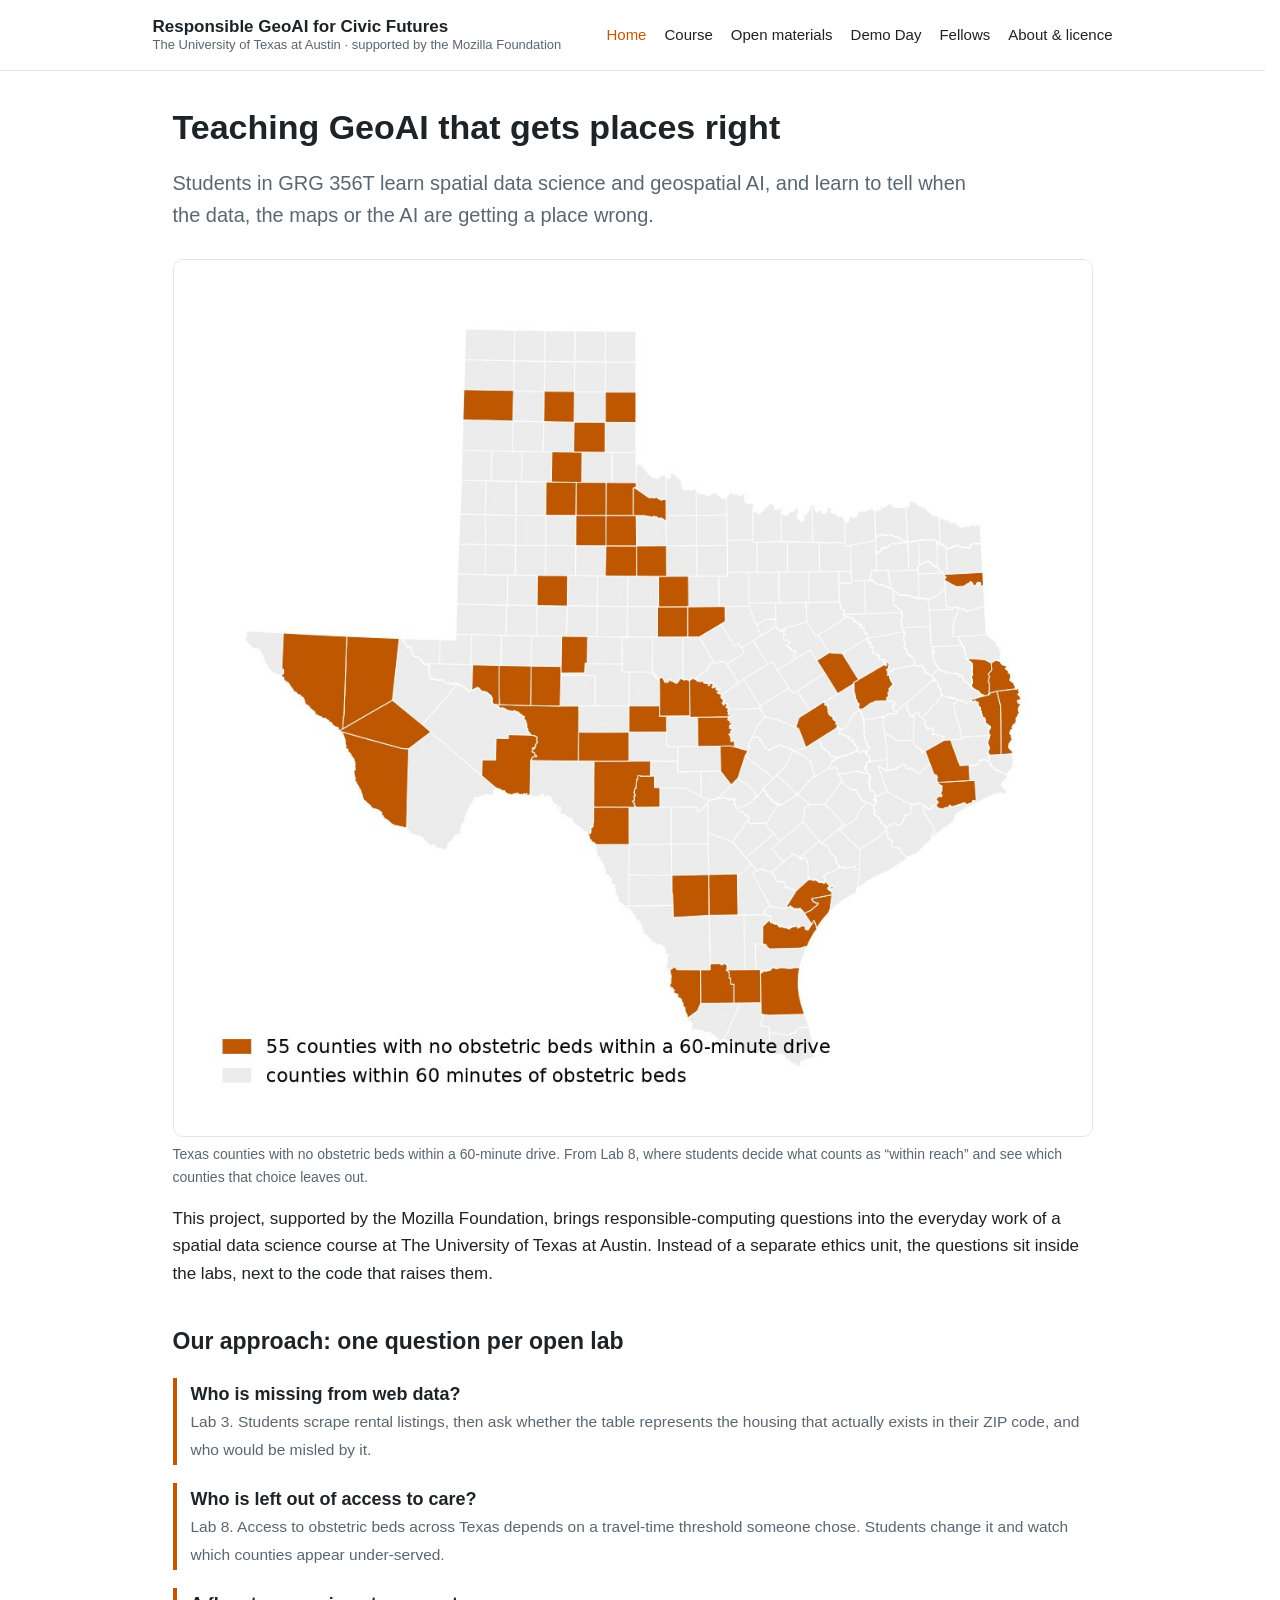
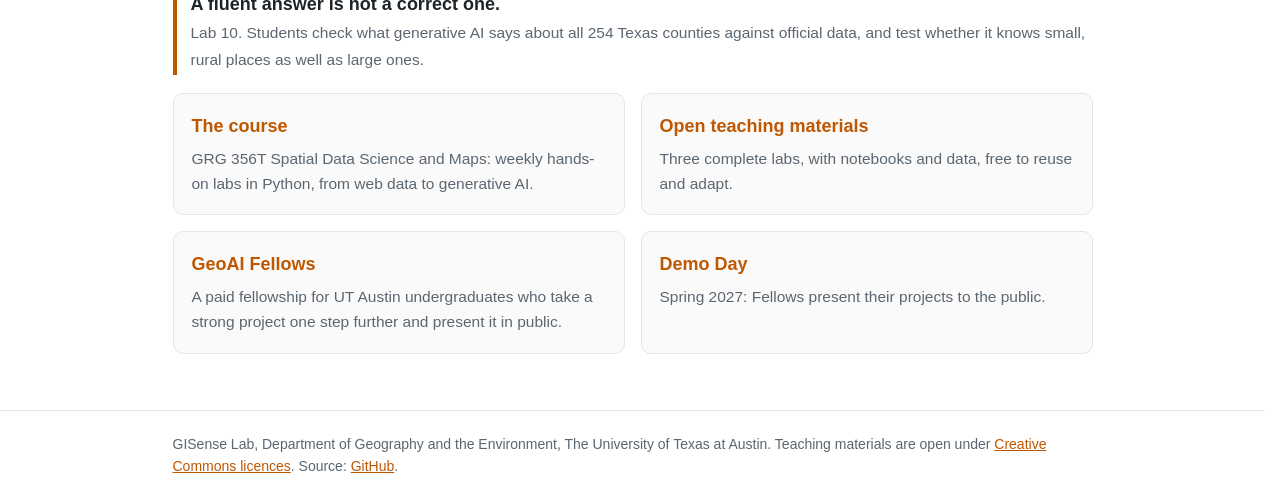
<file: index.html>
<!doctype html><html lang="en"><head><meta charset="utf-8"><meta name="viewport" content="width=device-width,initial-scale=1">
<title>Home | Responsible GeoAI for Civic Futures</title><link rel="stylesheet" href="assets/style.css?v=20261021f"></head><body>
<header><div class="wrap top"><a class="brand" href="index.html">Responsible GeoAI for Civic Futures<small>The University of Texas at Austin &middot; supported by the Mozilla Foundation</small></a><nav><a href="index.html" class=on>Home</a><a href="course.html">Course</a><a href="materials.html">Open materials</a><a href="demo-day.html">Demo Day</a><a href="fellows.html">Fellows</a><a href="about.html">About &amp; licence</a></nav></div></header>
<main><div class="wrap">
<div class="hero">
<h1>Teaching GeoAI that gets places right</h1>
<p class="lead">Students in GRG 356T learn spatial data science and geospatial AI, and learn to tell when the data, the maps or the AI are getting a place wrong.</p>
<figure><img src="assets/img/lab08_no_obstetric_beds_60min.jpg?v=20261021f" alt="Map of Texas counties highlighting those with no obstetric beds within a 60-minute drive"><figcaption>Texas counties with no obstetric beds within a 60-minute drive. From Lab 8, where students decide what counts as &ldquo;within reach&rdquo; and see which counties that choice leaves out.</figcaption></figure></div>
<p>This project, supported by the Mozilla Foundation, brings responsible-computing questions into the everyday work of a spatial data science course at The University of Texas at Austin. Instead of a separate ethics unit, the questions sit inside the labs, next to the code that raises them.</p>
<h2>Our approach: one question per open lab</h2>
<div class="q"><b>Who is missing from web data?</b><span>Lab 3. Students scrape rental listings, then ask whether the table represents the housing that actually exists in their ZIP code, and who would be misled by it.</span></div>
<div class="q"><b>Who is left out of access to care?</b><span>Lab 8. Access to obstetric beds across Texas depends on a travel-time threshold someone chose. Students change it and watch which counties appear under-served.</span></div>
<div class="q"><b>A fluent answer is not a correct one.</b><span>Lab 10. Students check what generative AI says about all 254 Texas counties against official data, and test whether it knows small, rural places as well as large ones.</span></div>
<div class="grid">
<div class="card"><h3><a href="course.html">The course</a></h3><p>GRG 356T Spatial Data Science and Maps: weekly hands-on labs in Python, from web data to generative AI.</p></div>
<div class="card"><h3><a href="materials.html">Open teaching materials</a></h3><p>Three complete labs, with notebooks and data, free to reuse and adapt.</p></div>
<div class="card"><h3><a href="fellows.html">GeoAI Fellows</a></h3><p>A paid fellowship for UT Austin undergraduates who take a strong project one step further and present it in public.</p></div>
<div class="card"><h3><a href="demo-day.html">Demo Day</a></h3><p>Spring 2027: Fellows present their projects to the public.</p></div>
</div>
</div></main>
<footer><div class="wrap">GISense Lab, Department of Geography and the Environment, The University of Texas at Austin. Teaching materials are open under <a href="about.html">Creative Commons licences</a>. Source: <a href="https://github.com/GISense/responsible-geoai">GitHub</a>.</div></footer></body></html>
</file>
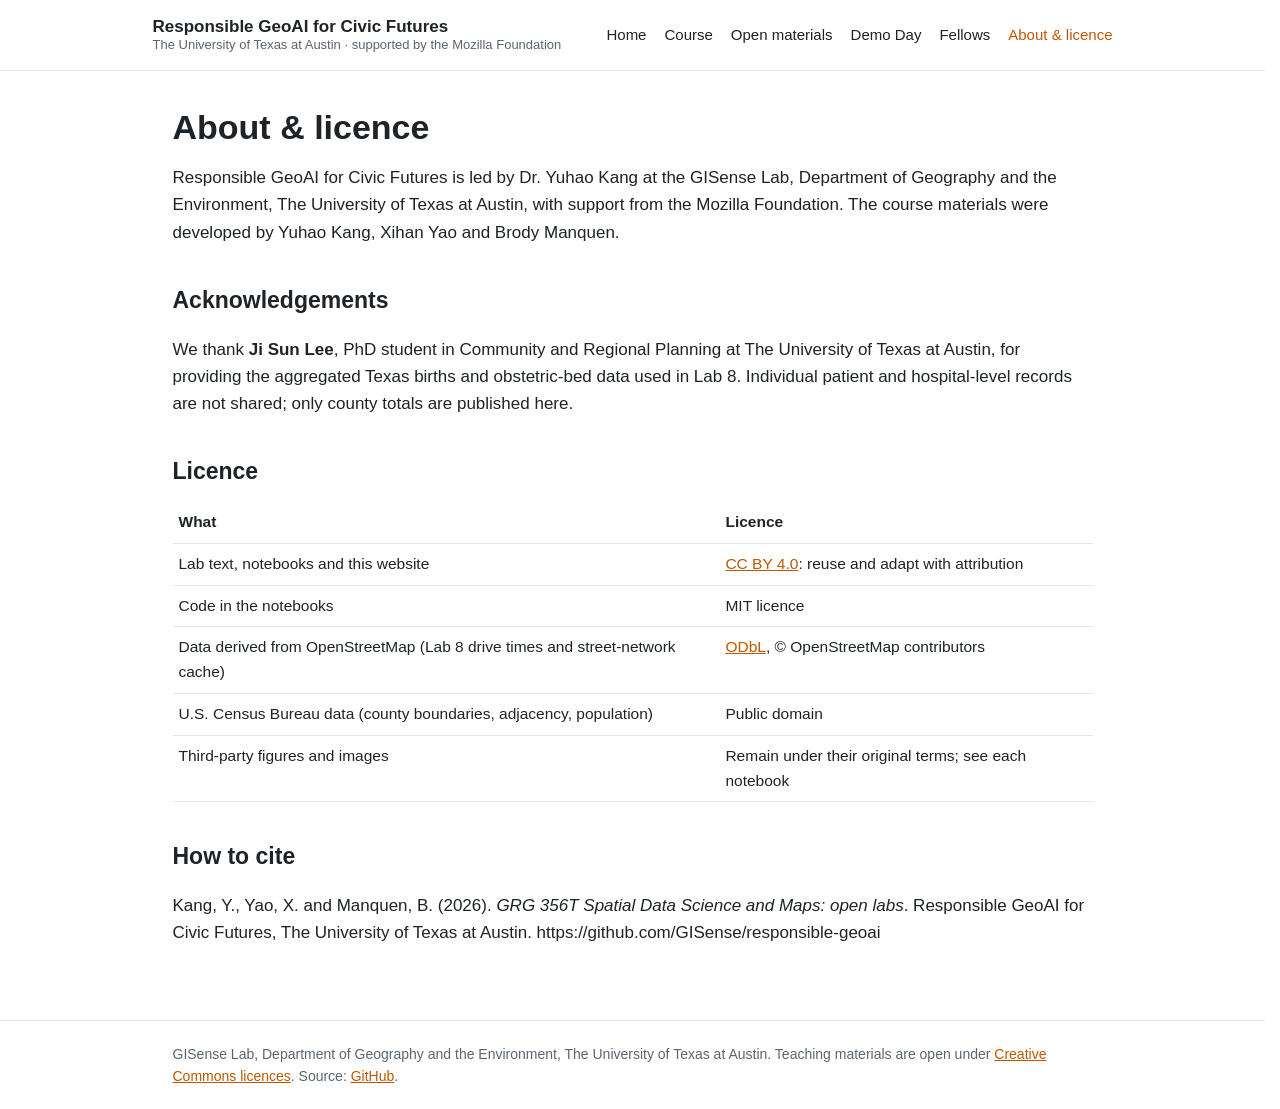
<file: about.html>
<!doctype html><html lang="en"><head><meta charset="utf-8"><meta name="viewport" content="width=device-width,initial-scale=1">
<title>About & licence | Responsible GeoAI for Civic Futures</title><link rel="stylesheet" href="assets/style.css?v=20261021f"></head><body>
<header><div class="wrap top"><a class="brand" href="index.html">Responsible GeoAI for Civic Futures<small>The University of Texas at Austin &middot; supported by the Mozilla Foundation</small></a><nav><a href="index.html">Home</a><a href="course.html">Course</a><a href="materials.html">Open materials</a><a href="demo-day.html">Demo Day</a><a href="fellows.html">Fellows</a><a href="about.html" class=on>About &amp; licence</a></nav></div></header>
<main><div class="wrap">
<h1>About &amp; licence</h1>
<p>Responsible GeoAI for Civic Futures is led by Dr. Yuhao Kang at the GISense Lab, Department of Geography and the Environment, The University of Texas at Austin, with support from the Mozilla Foundation. The course materials were developed by Yuhao Kang, Xihan Yao and Brody Manquen.</p>
<h2>Acknowledgements</h2>
<p>We thank <b>Ji Sun Lee</b>, PhD student in Community and Regional Planning at The University of Texas at Austin, for providing the aggregated Texas births and obstetric-bed data used in Lab 8. Individual patient and hospital-level records are not shared; only county totals are published here.</p>
<h2>Licence</h2>
<table><tr><th>What</th><th>Licence</th></tr>
<tr><td>Lab text, notebooks and this website</td><td><a href="https://creativecommons.org/licenses/by/4.0/">CC BY 4.0</a>: reuse and adapt with attribution</td></tr>
<tr><td>Code in the notebooks</td><td>MIT licence</td></tr>
<tr><td>Data derived from OpenStreetMap (Lab 8 drive times and street-network cache)</td><td><a href="https://opendatacommons.org/licenses/odbl/">ODbL</a>, &copy; OpenStreetMap contributors</td></tr>
<tr><td>U.S. Census Bureau data (county boundaries, adjacency, population)</td><td>Public domain</td></tr>
<tr><td>Third-party figures and images</td><td>Remain under their original terms; see each notebook</td></tr></table>
<h2>How to cite</h2>
<p>Kang, Y., Yao, X. and Manquen, B. (2026). <i>GRG 356T Spatial Data Science and Maps: open labs</i>. Responsible GeoAI for Civic Futures, The University of Texas at Austin. https://github.com/GISense/responsible-geoai</p>
</div></main>
<footer><div class="wrap">GISense Lab, Department of Geography and the Environment, The University of Texas at Austin. Teaching materials are open under <a href="about.html">Creative Commons licences</a>. Source: <a href="https://github.com/GISense/responsible-geoai">GitHub</a>.</div></footer></body></html>
</file>
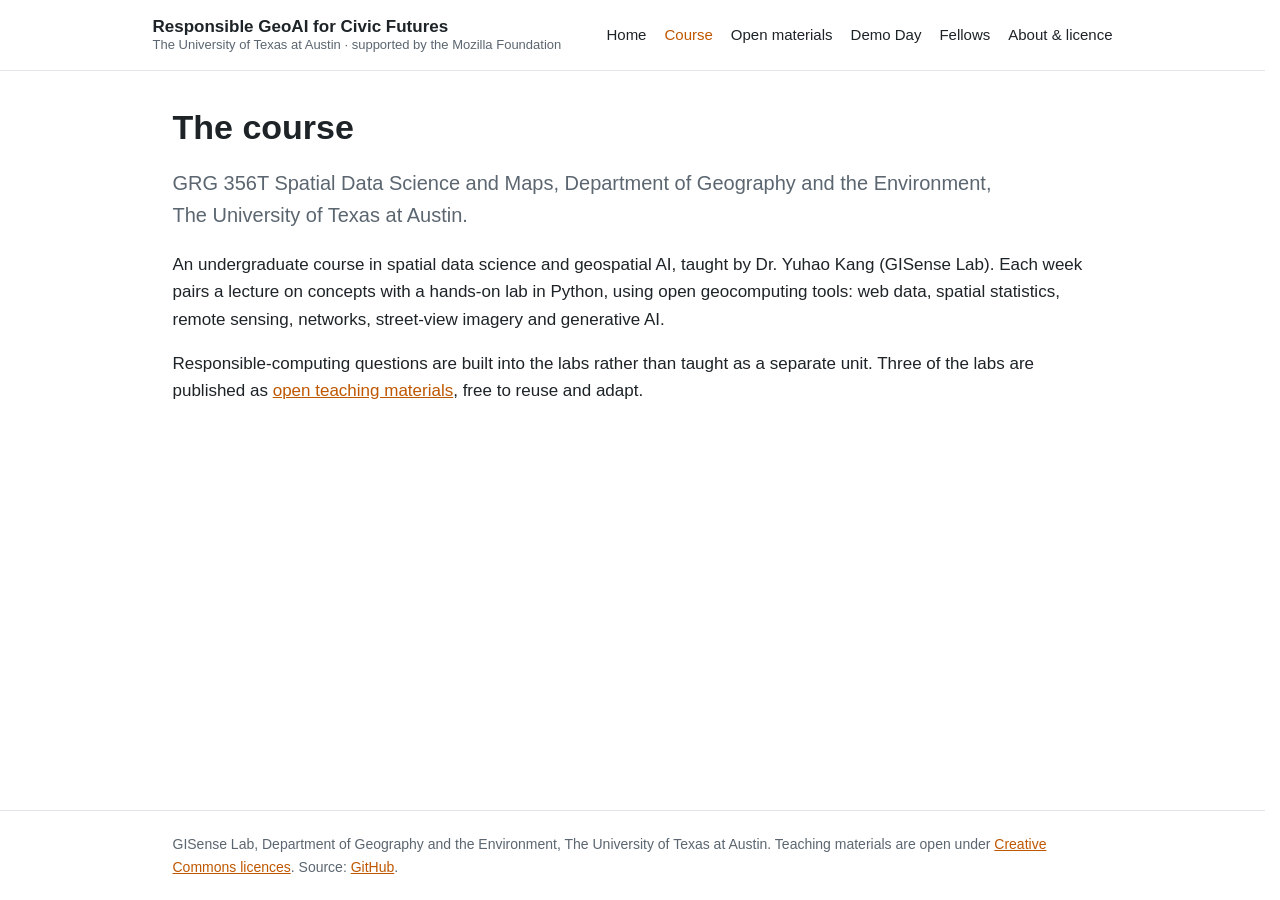
<file: course.html>
<!doctype html><html lang="en"><head><meta charset="utf-8"><meta name="viewport" content="width=device-width,initial-scale=1">
<title>Course | Responsible GeoAI for Civic Futures</title><link rel="stylesheet" href="assets/style.css?v=20261021f"></head><body>
<header><div class="wrap top"><a class="brand" href="index.html">Responsible GeoAI for Civic Futures<small>The University of Texas at Austin &middot; supported by the Mozilla Foundation</small></a><nav><a href="index.html">Home</a><a href="course.html" class=on>Course</a><a href="materials.html">Open materials</a><a href="demo-day.html">Demo Day</a><a href="fellows.html">Fellows</a><a href="about.html">About &amp; licence</a></nav></div></header>
<main><div class="wrap">
<h1>The course</h1>
<p class="lead">GRG 356T Spatial Data Science and Maps, Department of Geography and the Environment, The University of Texas at Austin.</p>
<p>An undergraduate course in spatial data science and geospatial AI, taught by Dr. Yuhao Kang (GISense Lab). Each week pairs a lecture on concepts with a hands-on lab in Python, using open geocomputing tools: web data, spatial statistics, remote sensing, networks, street-view imagery and generative AI.</p>
<p>Responsible-computing questions are built into the labs rather than taught as a separate unit. Three of the labs are published as <a href="materials.html">open teaching materials</a>, free to reuse and adapt.</p>
</div></main>
<footer><div class="wrap">GISense Lab, Department of Geography and the Environment, The University of Texas at Austin. Teaching materials are open under <a href="about.html">Creative Commons licences</a>. Source: <a href="https://github.com/GISense/responsible-geoai">GitHub</a>.</div></footer></body></html>
</file>
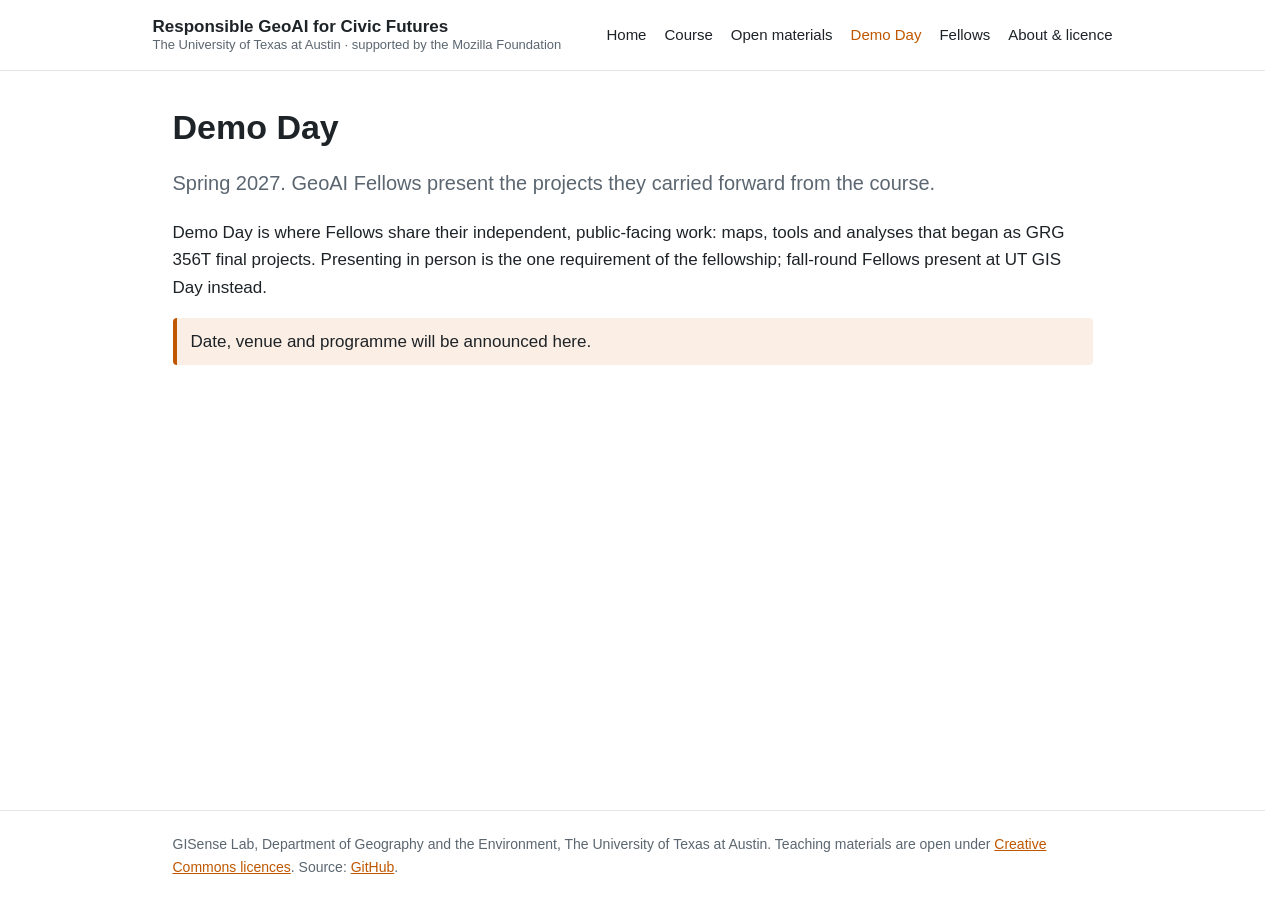
<file: demo-day.html>
<!doctype html><html lang="en"><head><meta charset="utf-8"><meta name="viewport" content="width=device-width,initial-scale=1">
<title>Demo Day | Responsible GeoAI for Civic Futures</title><link rel="stylesheet" href="assets/style.css?v=20261021f"></head><body>
<header><div class="wrap top"><a class="brand" href="index.html">Responsible GeoAI for Civic Futures<small>The University of Texas at Austin &middot; supported by the Mozilla Foundation</small></a><nav><a href="index.html">Home</a><a href="course.html">Course</a><a href="materials.html">Open materials</a><a href="demo-day.html" class=on>Demo Day</a><a href="fellows.html">Fellows</a><a href="about.html">About &amp; licence</a></nav></div></header>
<main><div class="wrap">
<h1>Demo Day</h1>
<p class="lead">Spring 2027. GeoAI Fellows present the projects they carried forward from the course.</p>
<p>Demo Day is where Fellows share their independent, public-facing work: maps, tools and analyses that began as GRG 356T final projects. Presenting in person is the one requirement of the fellowship; fall-round Fellows present at UT GIS Day instead.</p>
<div class="note">Date, venue and programme will be announced here.</div>
</div></main>
<footer><div class="wrap">GISense Lab, Department of Geography and the Environment, The University of Texas at Austin. Teaching materials are open under <a href="about.html">Creative Commons licences</a>. Source: <a href="https://github.com/GISense/responsible-geoai">GitHub</a>.</div></footer></body></html>
</file>
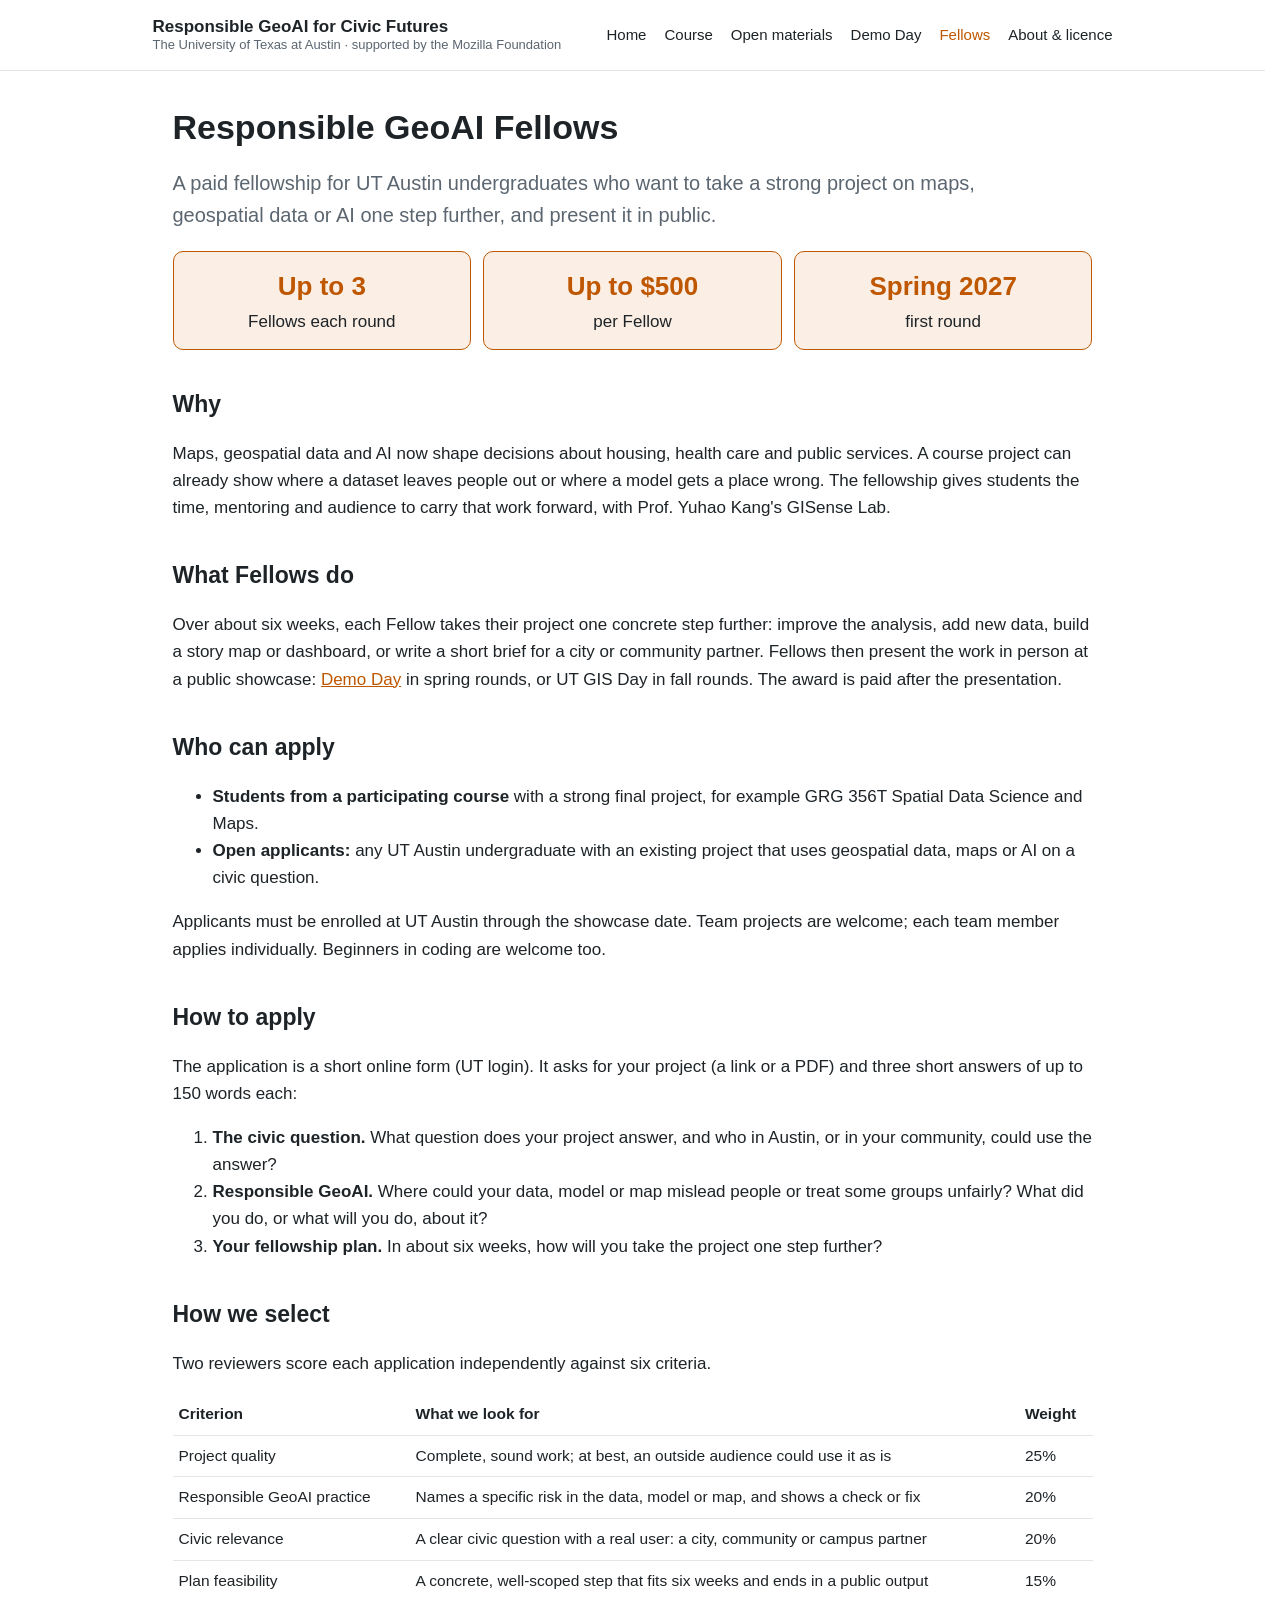
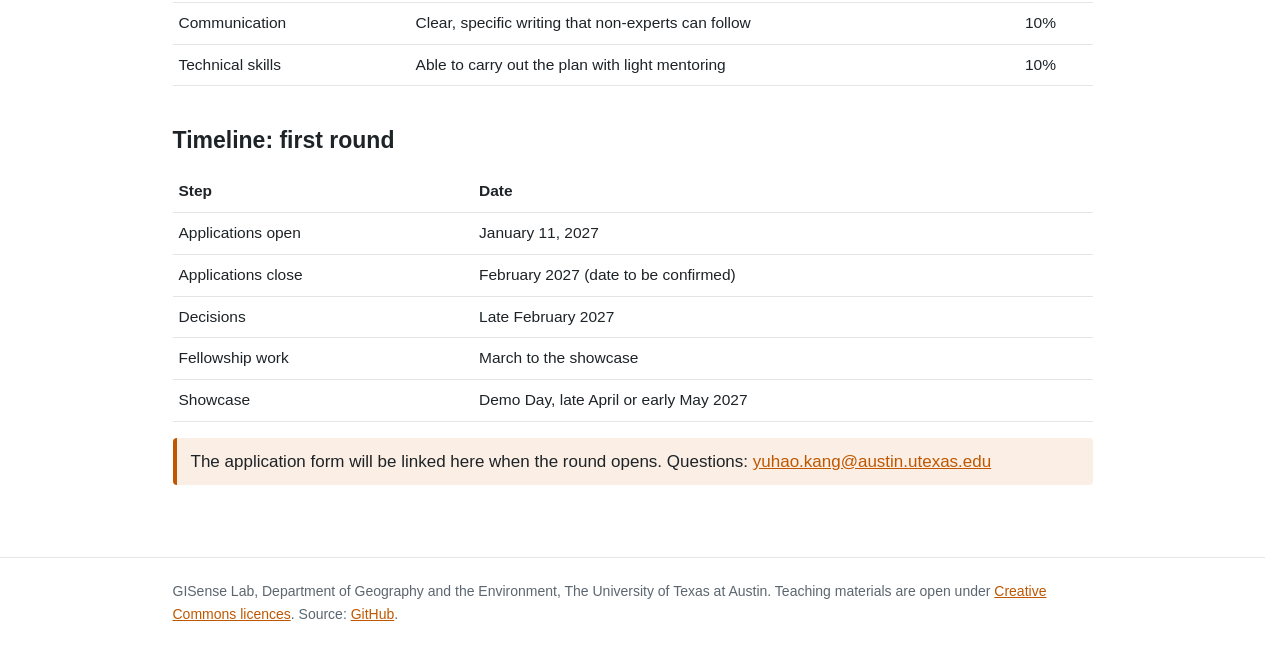
<file: fellows.html>
<!doctype html><html lang="en"><head><meta charset="utf-8"><meta name="viewport" content="width=device-width,initial-scale=1">
<title>GeoAI Fellows | Responsible GeoAI for Civic Futures</title><link rel="stylesheet" href="assets/style.css?v=20261021f"></head><body>
<header><div class="wrap top"><a class="brand" href="index.html">Responsible GeoAI for Civic Futures<small>The University of Texas at Austin &middot; supported by the Mozilla Foundation</small></a><nav><a href="index.html">Home</a><a href="course.html">Course</a><a href="materials.html">Open materials</a><a href="demo-day.html">Demo Day</a><a href="fellows.html" class=on>Fellows</a><a href="about.html">About &amp; licence</a></nav></div></header>
<main><div class="wrap">
<h1>Responsible GeoAI Fellows</h1>
<p class="lead">A paid fellowship for UT Austin undergraduates who want to take a strong project on maps, geospatial data or AI one step further, and present it in public.</p>
<div class="facts"><div class="fact"><b>Up to 3</b>Fellows each round</div><div class="fact"><b>Up to $500</b>per Fellow</div><div class="fact"><b>Spring 2027</b>first round</div></div>

<h2>Why</h2>
<p>Maps, geospatial data and AI now shape decisions about housing, health care and public services. A course project can already show where a dataset leaves people out or where a model gets a place wrong. The fellowship gives students the time, mentoring and audience to carry that work forward, with Prof. Yuhao Kang's GISense Lab.</p>

<h2>What Fellows do</h2>
<p>Over about six weeks, each Fellow takes their project one concrete step further: improve the analysis, add new data, build a story map or dashboard, or write a short brief for a city or community partner. Fellows then present the work in person at a public showcase: <a href="demo-day.html">Demo Day</a> in spring rounds, or UT GIS Day in fall rounds. The award is paid after the presentation.</p>

<h2>Who can apply</h2>
<ul>
<li><b>Students from a participating course</b> with a strong final project, for example GRG 356T Spatial Data Science and Maps.</li>
<li><b>Open applicants:</b> any UT Austin undergraduate with an existing project that uses geospatial data, maps or AI on a civic question.</li>
</ul>
<p>Applicants must be enrolled at UT Austin through the showcase date. Team projects are welcome; each team member applies individually. Beginners in coding are welcome too.</p>

<h2>How to apply</h2>
<p>The application is a short online form (UT login). It asks for your project (a link or a PDF) and three short answers of up to 150 words each:</p>
<ol>
<li><b>The civic question.</b> What question does your project answer, and who in Austin, or in your community, could use the answer?</li>
<li><b>Responsible GeoAI.</b> Where could your data, model or map mislead people or treat some groups unfairly? What did you do, or what will you do, about it?</li>
<li><b>Your fellowship plan.</b> In about six weeks, how will you take the project one step further?</li>
</ol>

<h2>How we select</h2>
<p>Two reviewers score each application independently against six criteria.</p>
<table><tr><th>Criterion</th><th>What we look for</th><th>Weight</th></tr>
<tr><td>Project quality</td><td>Complete, sound work; at best, an outside audience could use it as is</td><td>25%</td></tr>
<tr><td>Responsible GeoAI practice</td><td>Names a specific risk in the data, model or map, and shows a check or fix</td><td>20%</td></tr>
<tr><td>Civic relevance</td><td>A clear civic question with a real user: a city, community or campus partner</td><td>20%</td></tr>
<tr><td>Plan feasibility</td><td>A concrete, well-scoped step that fits six weeks and ends in a public output</td><td>15%</td></tr>
<tr><td>Communication</td><td>Clear, specific writing that non-experts can follow</td><td>10%</td></tr>
<tr><td>Technical skills</td><td>Able to carry out the plan with light mentoring</td><td>10%</td></tr></table>

<h2>Timeline: first round</h2>
<table><tr><th>Step</th><th>Date</th></tr>
<tr><td>Applications open</td><td>January 11, 2027</td></tr>
<tr><td>Applications close</td><td>February 2027 (date to be confirmed)</td></tr>
<tr><td>Decisions</td><td>Late February 2027</td></tr>
<tr><td>Fellowship work</td><td>March to the showcase</td></tr>
<tr><td>Showcase</td><td>Demo Day, late April or early May 2027</td></tr></table>
<div class="note">The application form will be linked here when the round opens. Questions: <a href="mailto:yuhao.kang@austin.utexas.edu">yuhao.kang@austin.utexas.edu</a></div>
</div></main>
<footer><div class="wrap">GISense Lab, Department of Geography and the Environment, The University of Texas at Austin. Teaching materials are open under <a href="about.html">Creative Commons licences</a>. Source: <a href="https://github.com/GISense/responsible-geoai">GitHub</a>.</div></footer></body></html>
</file>
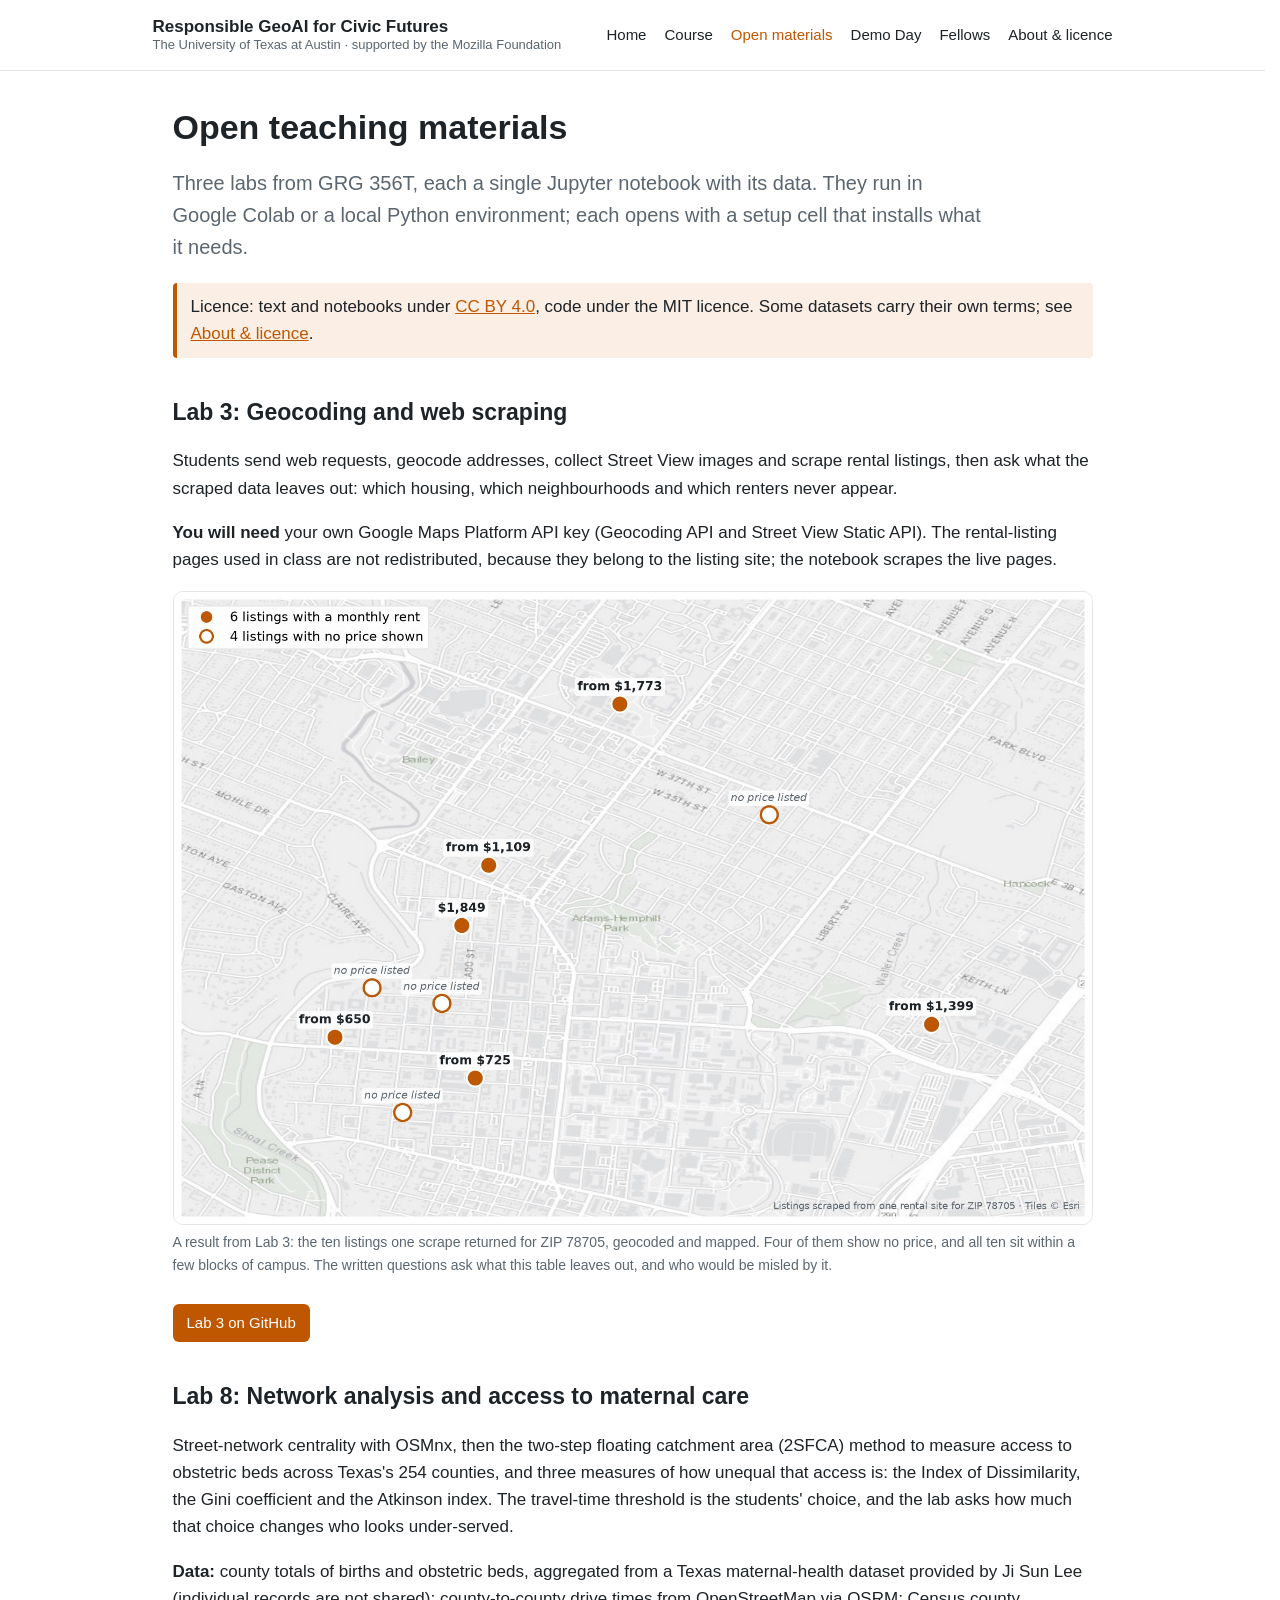
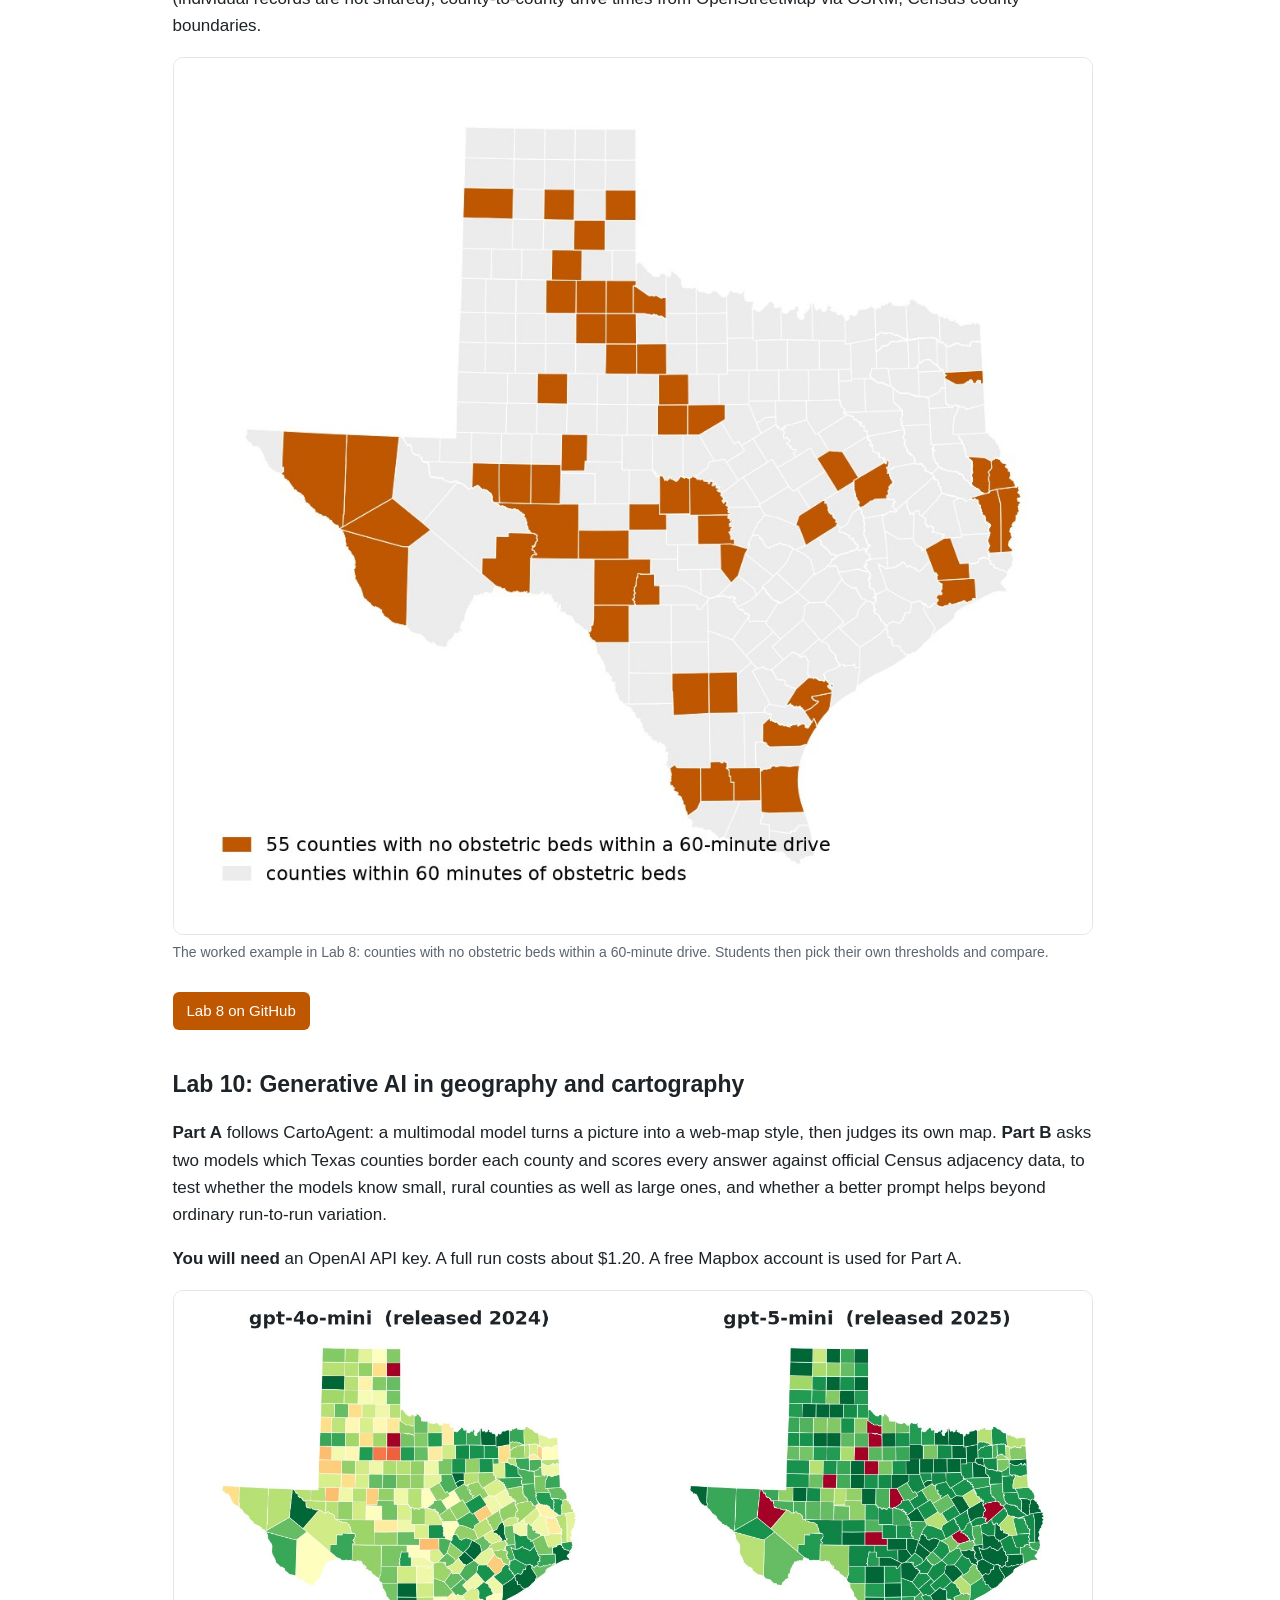
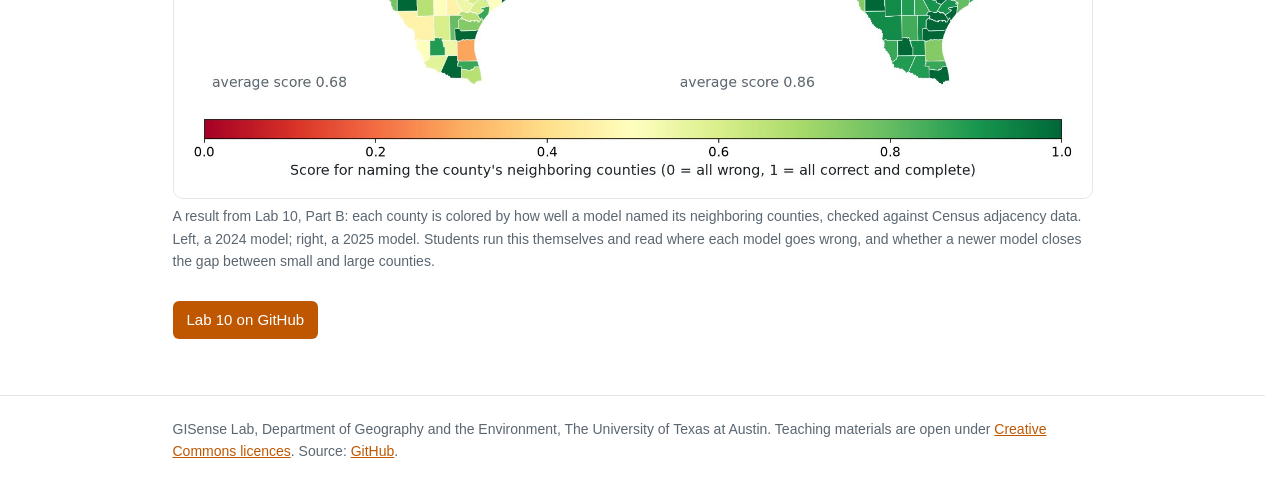
<file: materials.html>
<!doctype html><html lang="en"><head><meta charset="utf-8"><meta name="viewport" content="width=device-width,initial-scale=1">
<title>Open materials | Responsible GeoAI for Civic Futures</title><link rel="stylesheet" href="assets/style.css?v=20261021f"></head><body>
<header><div class="wrap top"><a class="brand" href="index.html">Responsible GeoAI for Civic Futures<small>The University of Texas at Austin &middot; supported by the Mozilla Foundation</small></a><nav><a href="index.html">Home</a><a href="course.html">Course</a><a href="materials.html" class=on>Open materials</a><a href="demo-day.html">Demo Day</a><a href="fellows.html">Fellows</a><a href="about.html">About &amp; licence</a></nav></div></header>
<main><div class="wrap">
<h1>Open teaching materials</h1>
<p class="lead">Three labs from GRG 356T, each a single Jupyter notebook with its data. They run in Google Colab or a local Python environment; each opens with a setup cell that installs what it needs.</p>
<div class="note">Licence: text and notebooks under <a href="https://creativecommons.org/licenses/by/4.0/">CC BY 4.0</a>, code under the MIT licence. Some datasets carry their own terms; see <a href="about.html">About &amp; licence</a>.</div>

<h2>Lab 3: Geocoding and web scraping</h2>
<p>Students send web requests, geocode addresses, collect Street View images and scrape rental listings, then ask what the scraped data leaves out: which housing, which neighbourhoods and which renters never appear.</p>
<p><b>You will need</b> your own Google Maps Platform API key (Geocoding API and Street View Static API). The rental-listing pages used in class are not redistributed, because they belong to the listing site; the notebook scrapes the live pages.</p>
<figure><img src="assets/img/lab03_listings_map.jpg?v=20261021f" alt="Map of the UT Austin campus area with ten scraped rental listings: six show a monthly rent, four show no price"><figcaption>A result from Lab 3: the ten listings one scrape returned for ZIP 78705, geocoded and mapped. Four of them show no price, and all ten sit within a few blocks of campus. The written questions ask what this table leaves out, and who would be misled by it.</figcaption></figure>
<a class="btn" href="https://github.com/GISense/responsible-geoai/tree/main/labs/lab03">Lab 3 on GitHub</a>

<h2>Lab 8: Network analysis and access to maternal care</h2>
<p>Street-network centrality with OSMnx, then the two-step floating catchment area (2SFCA) method to measure access to obstetric beds across Texas's 254 counties, and three measures of how unequal that access is: the Index of Dissimilarity, the Gini coefficient and the Atkinson index. The travel-time threshold is the students' choice, and the lab asks how much that choice changes who looks under-served.</p>
<p><b>Data:</b> county totals of births and obstetric beds, aggregated from a Texas maternal-health dataset provided by Ji Sun Lee (individual records are not shared); county-to-county drive times from OpenStreetMap via OSRM; Census county boundaries.</p>
<figure><img src="assets/img/lab08_no_obstetric_beds_60min.jpg?v=20261021f" alt="Map of Texas counties highlighting those with no obstetric beds within a 60-minute drive"><figcaption>The worked example in Lab 8: counties with no obstetric beds within a 60-minute drive. Students then pick their own thresholds and compare.</figcaption></figure>
<a class="btn" href="https://github.com/GISense/responsible-geoai/tree/main/labs/lab08">Lab 8 on GitHub</a>

<h2>Lab 10: Generative AI in geography and cartography</h2>
<p><b>Part A</b> follows CartoAgent: a multimodal model turns a picture into a web-map style, then judges its own map. <b>Part B</b> asks two models which Texas counties border each county and scores every answer against official Census adjacency data, to test whether the models know small, rural counties as well as large ones, and whether a better prompt helps beyond ordinary run-to-run variation.</p>
<p><b>You will need</b> an OpenAI API key. A full run costs about $1.20. A free Mapbox account is used for Part A.</p>
<figure><img src="assets/img/lab10_neighbor_test.jpg?v=20261021f" alt="Two maps of Texas counties colored by how accurately each language model named the county's neighbors: a 2024 model and a 2025 model"><figcaption>A result from Lab 10, Part B: each county is colored by how well a model named its neighboring counties, checked against Census adjacency data. Left, a 2024 model; right, a 2025 model. Students run this themselves and read where each model goes wrong, and whether a newer model closes the gap between small and large counties.</figcaption></figure>
<a class="btn" href="https://github.com/GISense/responsible-geoai/tree/main/labs/lab10">Lab 10 on GitHub</a>
</div></main>
<footer><div class="wrap">GISense Lab, Department of Geography and the Environment, The University of Texas at Austin. Teaching materials are open under <a href="about.html">Creative Commons licences</a>. Source: <a href="https://github.com/GISense/responsible-geoai">GitHub</a>.</div></footer></body></html>
</file>
<file: assets/style.css>
:root{--ink:#1d2327;--muted:#5b6670;--line:#e3e6e8;--accent:#bf5700;--accent-soft:#fbeee4;--bg:#ffffff;--card:#fafafa}
@media (prefers-color-scheme:dark){:root{--ink:#e8eaec;--muted:#a7b0b7;--line:#2f3539;--accent:#f08a3e;--accent-soft:#3a2a1f;--bg:#15191c;--card:#1c2125}}
*{box-sizing:border-box}
html{scrollbar-gutter:stable;overflow-y:scroll}
body{margin:0;min-height:100vh;display:flex;flex-direction:column;background:var(--bg);color:var(--ink);font:17px/1.6 -apple-system,BlinkMacSystemFont,"Segoe UI",Helvetica,Arial,sans-serif}
main{flex:1}
a{color:var(--accent)}
header{border-bottom:1px solid var(--line)}
.wrap{max-width:960px;margin:0 auto;padding:0 20px}
.top{display:flex;flex-wrap:wrap;align-items:center;justify-content:space-between;gap:12px;padding:16px 0}
.brand{font-weight:700;text-decoration:none;color:var(--ink);line-height:1.25}
.brand small{display:block;font-weight:400;color:var(--muted);font-size:13px}
nav{display:flex;flex-wrap:wrap;gap:18px}
nav a{text-decoration:none;color:var(--ink);font-size:15px}
nav a.on,nav a:hover{color:var(--accent)}
main{padding:36px 0 56px}
h1{font-size:34px;line-height:1.2;margin:0 0 12px}
h2{font-size:23px;margin:36px 0 10px}
h3{font-size:18px;margin:0 0 6px}
.lead{font-size:20px;color:var(--muted);max-width:820px}
.grid{display:grid;grid-template-columns:1fr 1fr;gap:16px;margin-top:16px}
@media (max-width:640px){.grid{grid-template-columns:1fr}}
.card{background:var(--card);border:1px solid var(--line);border-radius:10px;padding:18px}
.card h3 a{text-decoration:none}
.card h3 a:hover{text-decoration:underline}
.card p{margin:6px 0 0;color:var(--muted);font-size:15.5px}
.facts{display:grid;grid-template-columns:repeat(auto-fit,minmax(180px,1fr));gap:12px;margin:18px 0}
.fact{border:1.5px solid var(--accent);background:var(--accent-soft);border-radius:10px;padding:14px;text-align:center}
.fact b{display:block;font-size:26px;color:var(--accent)}
.note{border-left:4px solid var(--accent);background:var(--accent-soft);padding:10px 14px;border-radius:4px;margin:16px 0}
table{border-collapse:collapse;width:100%;margin:12px 0;font-size:15.5px}
th,td{border-bottom:1px solid var(--line);padding:8px 6px;text-align:left;vertical-align:top}
.btn{display:inline-block;margin-top:10px;padding:7px 14px;border-radius:6px;background:var(--accent);color:#fff;text-decoration:none;font-size:15px}
footer{border-top:1px solid var(--line);color:var(--muted);font-size:14px;padding:22px 0}
@media (max-width:640px){nav{gap:14px}h1{font-size:28px}}
figure{margin:18px 0;max-width:760px}
figure img{width:100%;height:auto;border-radius:10px;border:1px solid var(--line);display:block}
figcaption{color:var(--muted);font-size:14px;margin-top:6px}
.q{border-left:4px solid var(--accent);padding:2px 0 2px 14px;margin:18px 0}
.q b{display:block;font-size:18px}
.q span{color:var(--muted);font-size:15.5px}

.hero figure{margin:28px 0 0;max-width:100%}
h1,h2,h3,p,li,figure,table,.note,.q,.card,.facts{max-width:100%}
img{max-width:100%}
</file>
